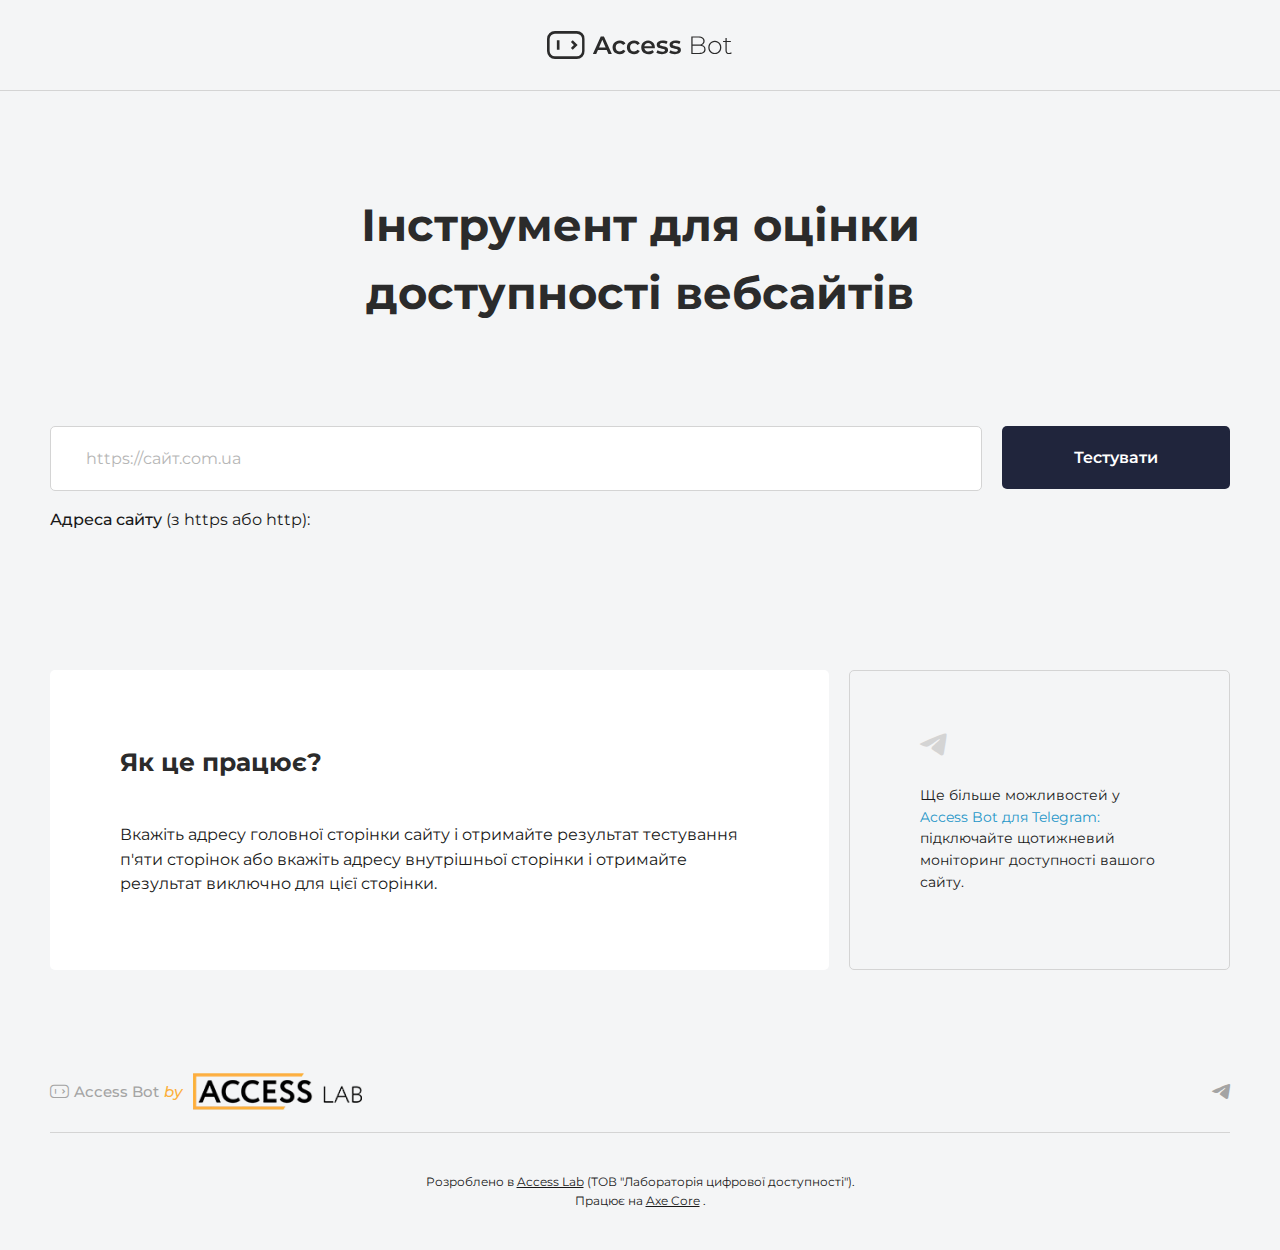
<file: index.html>
<!DOCTYPE html>
<html lang="uk">
<head>
    <meta charset="UTF-8">
    <meta http-equiv="X-UA-Compatible" content="IE=edge">
    <meta name="viewport" content="width=device-width, initial-scale=1.0">
    <link rel="stylesheet" href="css/style.min.css?_v=20230111215200">
    <title></title>
</head>

<body>
  <div class="wrapper">
    <header class="header">
   <div class="header__container">
    <div class="header__logo logo">
      <a class="logo__images" href="#">
         <img class="logo__img" src="img/logo.svg" alt="Логотип Access Bot">
      </a>
    </div>
   </div>
</header>
    <main class="page">
      <section class="page__grade grade-page">
        <div class="grade-page__container">
          <h1 class="grade-page__title">
            Інструмент для оцінки доступності вебсайтів
          </h1>
          <form class="grade-page__form form-grade">
            <div class="form-grade__item item-form-grade">
              <input class="item-form-grade__input" type="url" aria-labelledby="Адреса сайта для оцінки"
                placeholder="https://сайт.com.ua" required>
              <label class="item-form-grade__label">Адреса сайту <span>(з https або http):</span></label>
            </div>
            <button class="form-grade__btn btn" type="submit">Тестувати</button>
          </form>
        </div>
      </section>
      <section class="page__description description">
        <div class="description__container">
          <div class="description__content content-description">
            <div class="content-description__how how-content">
              <h2 class="how-content__title">
                Як це працює?
              </h2>
              <div class="how-content__text">
                Вкажіть адресу головної сторінки сайту і отримайте результат тестування п'яти сторінок або вкажіть
                адресу внутрішньої сторінки і отримайте результат виключно для цієї сторінки.
              </div>
            </div>
            <div class="content-description__bot bot-content">
              <a class="bot-content__link _icon-telegram" href="results.html" aria-labelledby="Telegram Link"><span>Підключити</span></a>
              <div class="bot-content__text text-bot">
                Ще більше можливостей у <a class="text-bot__link" href="#">Access Bot для Telegram:</a> підключайте щотижневий моніторинг
                доступності вашого сайту.
              </div>
            </div>
          </div>
        </div>
      </section>

    </main>
    <footer class="footer">
    <div class="footer__container">
        <div class="footer__content content-footer">
            <div class="content-footer__logo logo-footer">
                <div class="logo-footer__text _icon-logo">Access Bot <span>by</span></div>
                <a class="logo-footer__images-ibg" href="#">
                    <picture><source srcset="img/logo-footer.webp" type="image/webp"><img class="logo-footer__img" src="img/logo-footer.png" alt="Логотип Access Lab"></picture>
                </a>
                <a class="logo-footer__telegram _icon-telegram" href="#" aria-labelledby="Іконка Telegram Link"></a>
            </div>
        </div>
        <div class="footer__copy copy-footer">
            <div class="copy-footer__text">
                <p>
                    Розроблено в <a class="copy-footer__link" href="#">Access Lab</a> (ТОВ "Лабораторія цифрової
                    доступності").
                </p>
                <p>
                    Працює на <a class="copy-footer__link" href="#">Axe Core</a> .
                </p>
            </div>
        </div>
    </div>
</footer>
  </div>
  
  <!-- <script src="https://code.jquery.com/jquery-3.6.0.min.js?_v=20230111215200"
        integrity="sha256-/xUj+3OJU5yExlq6GSYGSHk7tPXikynS7ogEvDej/m4=" crossorigin="anonymous"></script> -->
  <script src="js/app.min.js?_v=20230111215200"></script>
</body>

</html>
</file>
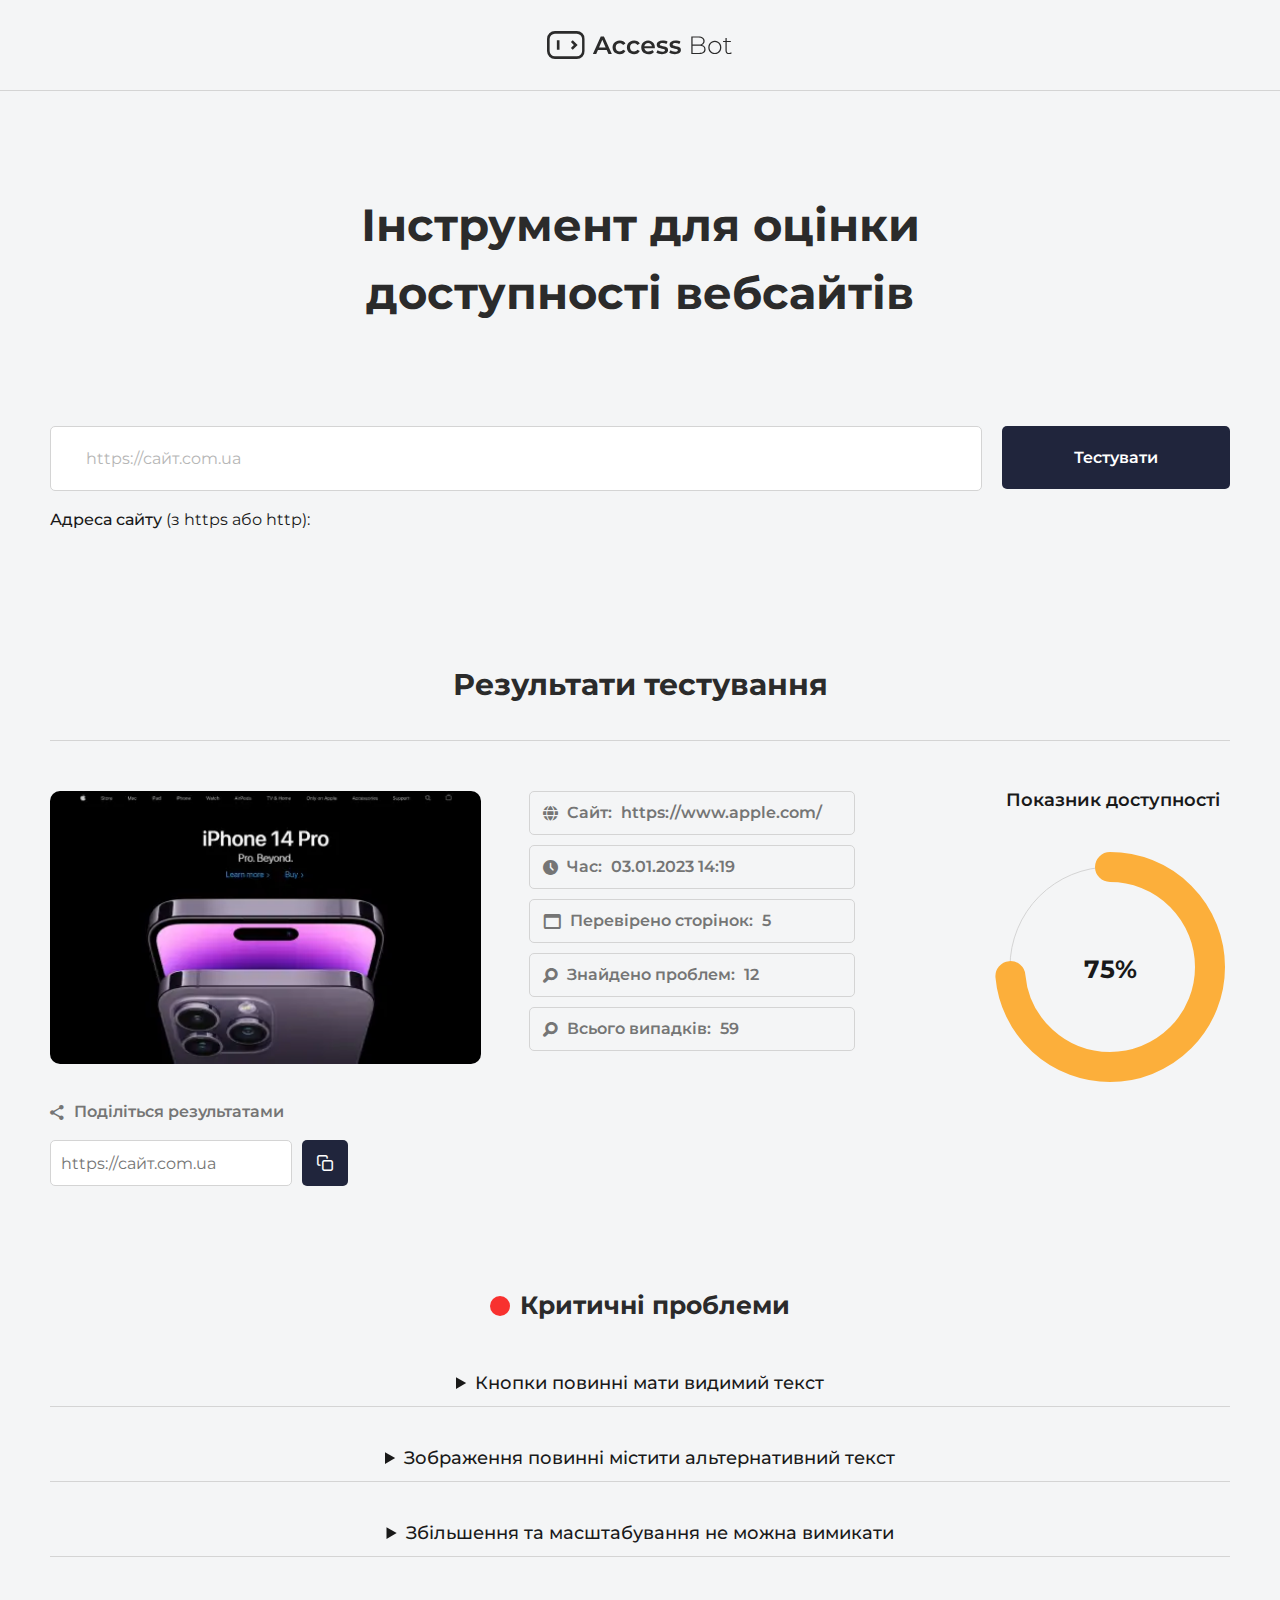
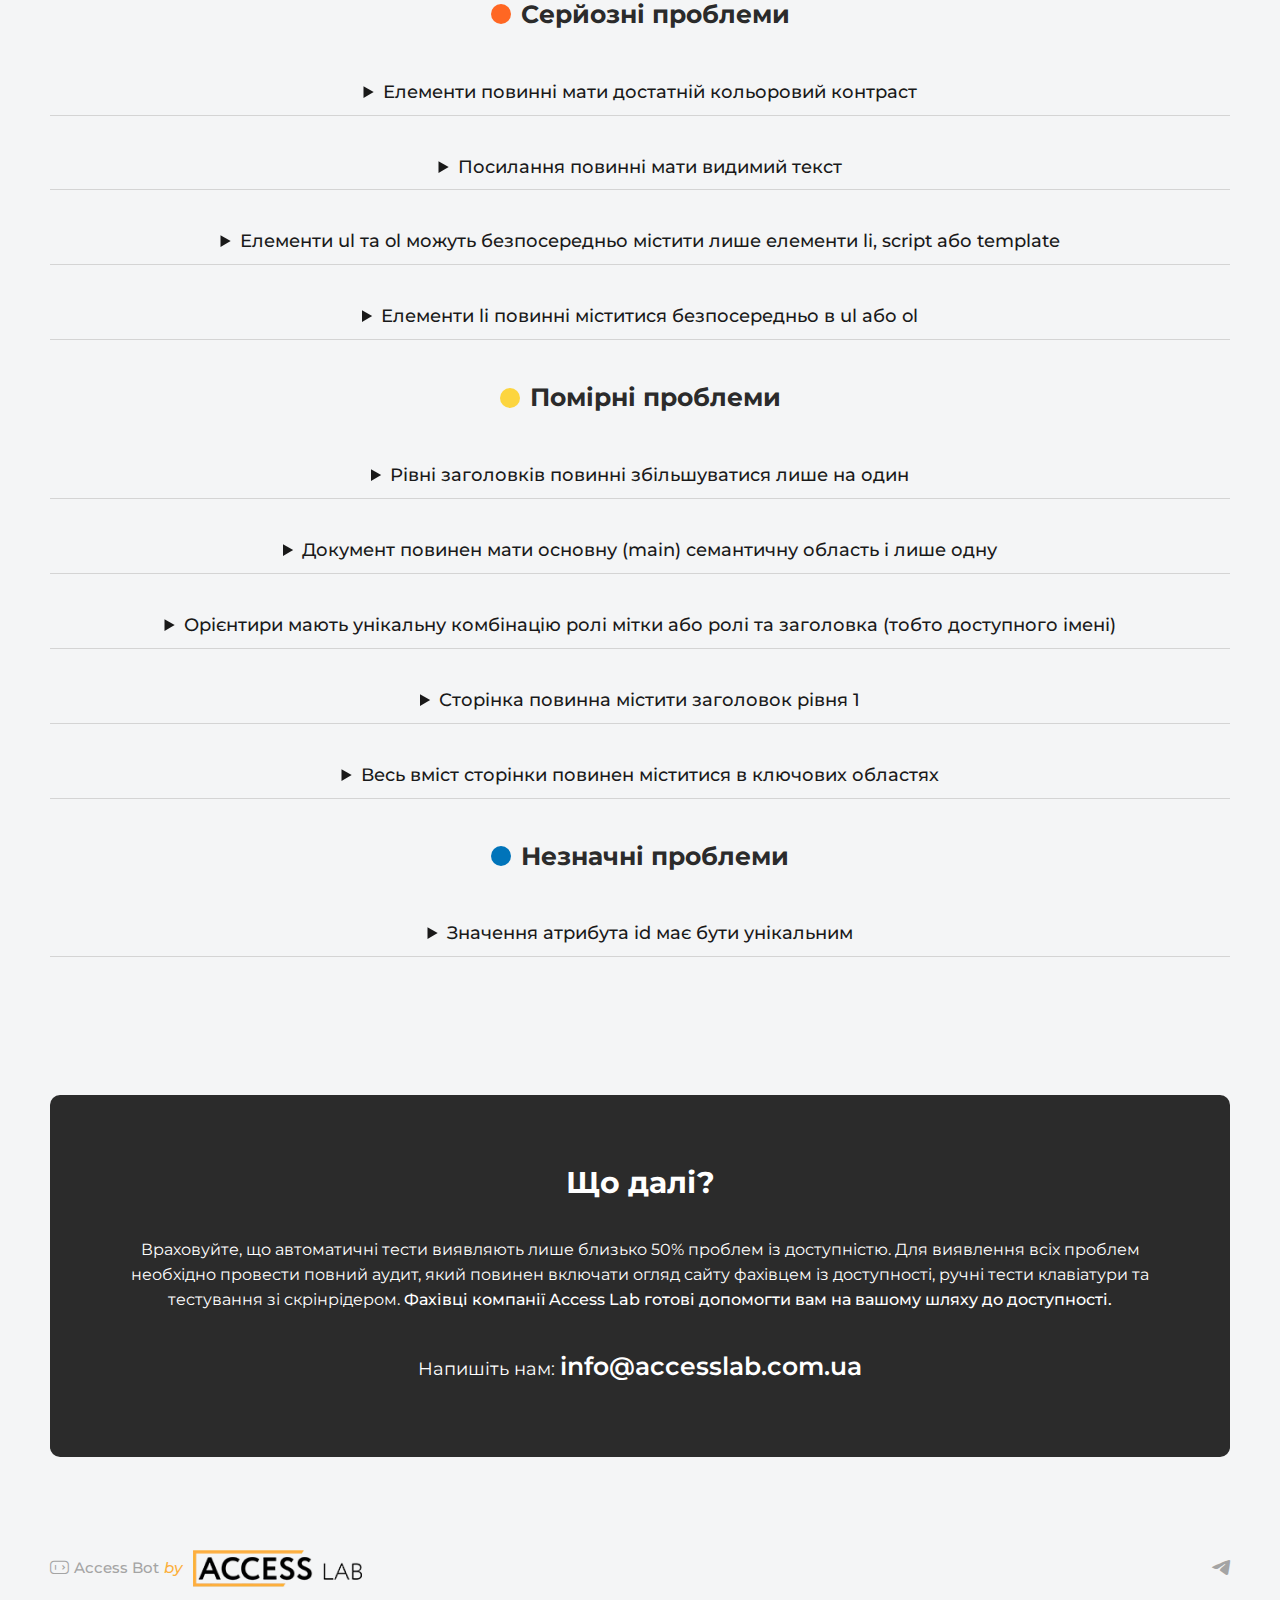
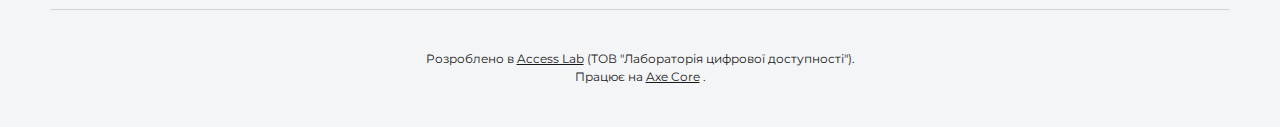
<file: results.html>
<!DOCTYPE html>
<html lang="uk">
<head>
    <meta charset="UTF-8">
    <meta http-equiv="X-UA-Compatible" content="IE=edge">
    <meta name="viewport" content="width=device-width, initial-scale=1.0">
    <link rel="stylesheet" href="css/style.min.css?_v=20230111215200">
    <title></title>
</head>

<body>
  <div class="wrapper">
    <header class="header">
   <div class="header__container">
    <div class="header__logo logo">
      <a class="logo__images" href="#">
         <img class="logo__img" src="img/logo.svg" alt="Логотип Access Bot">
      </a>
    </div>
   </div>
</header>
    <main class="page">
      <section class="page__grade grade-page">
        <div class="grade-page__container">
          <h1 class="grade-page__title">
            Інструмент для оцінки доступності вебсайтів
          </h1>
          <form class="grade-page__form form-grade">
            <div class="form-grade__item item-form-grade">
              <input class="item-form-grade__input" type="url" aria-labelledby="Адреса сайта для оцінки"
                placeholder="https://сайт.com.ua" required>
              <label class="item-form-grade__label">Адреса сайту <span>(з https або http):</span></label>
            </div>
            <button class="form-grade__btn btn" type="submit">Тестувати</button>
          </form>
        </div>
      </section>
      <section class="page__results results">
        <div class="results__container">
          <h2 class="results__title">Результати тестування</h2>
          <div class="results__test test-results">
            <div class="test-results__item item-results">
              <div class="item-results__image-ibg">
                <picture><source srcset="img/image-1.webp" type="image/webp"><img class="item-results__img" src="img/image-1.jpg" alt="Зображення"></picture>
              </div>
              <div class="test-results__share share-results">
                <div class="share-results__label _icon-link">Поділіться результатами</div>
                <form class="share-results__form form-share">
                  <input class="form-share__input" type="url" aria-labelledby="Адреса сайта"
                    placeholder="https://сайт.com.ua" required>
                  <button class="form-share__btn _icon-copy" type="submit"
                    aria-labelledby="Поділіться результатами"></button>
                </form>
              </div>
            </div>
            <div class="test-results__checker checker-results">
              <ul class="checker-results__list">
                <li class="checker-results__item _icon-earth">Сайт: <span>https://www.apple.com/</span></li>
                <li class="checker-results__item _icon-time">Час: <span>03.01.2023 14:19</span></li>
                <li class="checker-results__item _icon-web">Перевірено сторінок: <span>5</span></li>
                <li class="checker-results__item _icon-glass">Знайдено проблем: <span>12</span></li>
                <li class="checker-results__item _icon-glass">Всього випадків: <span>59</span></li>
              </ul>
            </div>
            <div class="test-results__indicator indicator-results">
              <h4 class="indicator-results__title">Показник доступності</h4>
              <div class="indicator-results__circle" aria-label="75%">75%</div>
            </div>
          </div>
        </div>
      </section>
      <section class="page__problem problem">
        <div class="problem__container">
          <div class="problem__item item-problem">
            <h3 class="item-problem__title title_litle title_litle-red">Критичні проблеми</h3>
            <div class="item-problem__violation violation">
              <details class="violation__details">
                <summary class="violation__label">Кнопки повинні мати видимий текст</summary>
                <div class="violation__description">
                  Lorem ipsum dolor sit amet consectetur adipisicing elit. Est voluptatum perspiciatis sequi at,
                  reprehenderit tempore delectus cumque culpa necessitatibus vitae officia dolore illum, ex enim quos
                  rerum iure sint. Recusandae.
                </div>
              </details>
              <details class="violation__details">
                <summary class="violation__label">Зображення повинні містити альтернативний текст</summary>
                <div class="violation__description description-violation">
                  <div class="description-violation__content content-description">
                    <h4 class="content-description__title">Чому це важливо</h4>
                    <p class="content-description__text">
                      Програми зчитування з екрана не мають можливості перекласти зображення в текст, навіть якщо
                      зображення складається лише з тексту. Тому зображення повинні мати короткий описовий altтекст, щоб
                      користувачі програми зчитування з екрана чітко розуміли зміст і призначення зображення.
                    </p>
                    <h4 class="content-description__title">Як вирішити проблему</h4>
                    <p class="content-description__text">
                      Переконайтеся, що всі інформаційні img-елементи мають короткий описовий альтернативний текст, а
                      всі декоративні img-елементи мають порожні атрибути alt (приклад: alt="").
                    </p>
                  </div>
                  <div class="description-violation__box">
                    <table class="description-violation__table">
                      <tbody class="description-violation__tbody">
                        <tr class="description-violation__tr">
                          <th class="description-violation__th description-violation__th_num">№</th>
                          <th class="description-violation__th">Сторінка</th>
                          <th class="description-violation__th">Селектор</th>
                          <th class="description-violation__th">HTML</th>
                          <th class="description-violation__th">Подробиці</th>
                        </tr>
                        <tr class="description-violation__tr">
                          <td class="description-violation__td">1</td>
                          <td class="description-violation__td">
                            <ul class="description-violation__list">
                              <li class="description-violation__item">https://ain.ua/tag/kryptovaliuty/</li>
                              <li class="description-violation__item">https://ain.ua/tag/vijna/</li>
                            </ul>
                          </td>
                          <td class="description-violation__td">
                            <code>
                              img[width="\31 "]:nth-child(6)
                            </code>
                          </td>
                          <td class="description-violation__td">
                            <code>
                              img width="1" height="1" src="https://inv-nets.admixer.net/ev_prebid.aspx?cc=UA&amp;am-uid=c70287fb22ea4615baff50c58bd569a5&amp;zone=8A66D0C7-66B7-44DE-97B4-329D4A08894E&amp;device=25&amp;rule=EBBE562ABAD9-46EE-8FFAFA0B33593B04&amp;requestId=042938d8-9d7a-4d29-99d3-9e7eec7
                           </code>
                          </td>
                          <td class="description-violation__td">
                            <p>
                              Елемент не має атрибута alt.
                            </p>
                          </td>
                        </tr>
                        <tr class="description-violation__tr">
                          <td class="description-violation__td">2</td>
                          <td class="description-violation__td">
                            <ul class="description-violation__list">
                              <li class="description-violation__item">https://ain.ua/tag/kryptovaliuty/</li>
                              <li class="description-violation__item">https://ain.ua/tag/vijna/</li>
                            </ul>
                          </td>
                          <td class="description-violation__td">
                            <code>
                              img[width="\31 "]:nth-child(6)
                            </code>
                          </td>
                          <td class="description-violation__td">
                            <code>
                              img width="1" height="1" src="https://inv-nets.admixer.net/ev_prebid.aspx?cc=UA&amp;am-uid=c70287fb22ea4615baff50c58bd569a5&amp;zone=8A66D0C7-66B7-44DE-97B4-329D4A08894E&amp;device=25&amp;rule=EBBE562ABAD9-46EE-8FFAFA0B33593B04&amp;requestId=042938d8-9d7a-4d29-99d3-9e7eec7
                           </code>
                          </td>
                          <td class="description-violation__td">
                            <p>
                              Елемент не має атрибута alt.
                            </p>
                          </td>
                        </tr>
                        <tr class="description-violation__tr">
                          <td class="description-violation__td">3</td>
                          <td class="description-violation__td">
                            <ul class="description-violation__list">
                              <li class="description-violation__item">https://ain.ua/tag/kryptovaliuty/</li>
                              <li class="description-violation__item">https://ain.ua/tag/vijna/</li>
                            </ul>
                          </td>
                          <td class="description-violation__td">
                            <code>
                              img[width="\31 "]:nth-child(6)
                            </code>
                          </td>
                          <td class="description-violation__td">
                            <code>
                              img width="1" height="1" src="https://inv-nets.admixer.net/ev_prebid.aspx?cc=UA&amp;am-uid=c70287fb22ea4615baff50c58bd569a5&amp;zone=8A66D0C7-66B7-44DE-97B4-329D4A08894E&amp;device=25&amp;rule=EBBE562ABAD9-46EE-8FFAFA0B33593B04&amp;requestId=042938d8-9d7a-4d29-99d3-9e7eec7
                           </code>
                          </td>
                          <td class="description-violation__td">
                            <p>
                              Елемент не має атрибута alt.
                            </p>
                          </td>
                        </tr>
                        <tr class="description-violation__tr">
                          <td class="description-violation__td">4</td>
                          <td class="description-violation__td">
                            <ul class="description-violation__list">
                              <li class="description-violation__item">https://ain.ua/tag/kryptovaliuty/</li>
                              <li class="description-violation__item">https://ain.ua/tag/vijna/</li>
                            </ul>
                          </td>
                          <td class="description-violation__td">
                            <code>
                              img[width="\31 "]:nth-child(6)
                            </code>
                          </td>
                          <td class="description-violation__td">
                            <code>
                              img width="1" height="1" src="https://inv-nets.admixer.net/ev_prebid.aspx?cc=UA&amp;am-uid=c70287fb22ea4615baff50c58bd569a5&amp;zone=8A66D0C7-66B7-44DE-97B4-329D4A08894E&amp;device=25&amp;rule=EBBE562ABAD9-46EE-8FFAFA0B33593B04&amp;requestId=042938d8-9d7a-4d29-99d3-9e7eec7
                           </code>
                          </td>
                          <td class="description-violation__td">
                            <p>
                              Елемент не має атрибута alt.
                            </p>
                          </td>
                        </tr>
                      </tbody>
                    </table>
                  </div>
                </div>
              </details>
              <details class="violation__details">
                <summary class="violation__label">Збільшення та масштабування не можна вимикати</summary>
                <div class="violation__description">
                  Lorem ipsum dolor sit amet consectetur adipisicing elit. Est voluptatum perspiciatis sequi at,
                  reprehenderit tempore delectus cumque culpa necessitatibus vitae officia dolore illum, ex enim quos
                  rerum iure sint. Recusandae.
                </div>
              </details>
            </div>
          </div>
          <div class="problem__item item-problem">
            <h3 class="item-problem__title title_litle title_litle-orange">Серйозні проблеми</h3>
            <div class="item-problem__violation violation">
              <details class="violation__details">
                <summary class="violation__label">Елементи повинні мати достатній кольоровий контраст</summary>
                <div class="violation__description">
                  Lorem ipsum dolor sit amet consectetur adipisicing elit. Est voluptatum perspiciatis sequi at,
                  reprehenderit tempore delectus cumque culpa necessitatibus vitae officia dolore illum, ex enim quos
                  rerum iure sint. Recusandae.
                </div>
              </details>
              <details class="violation__details">
                <summary class="violation__label">Посилання повинні мати видимий текст</summary>
                <div class="violation__description">
                  Lorem ipsum dolor sit amet consectetur adipisicing elit. Est voluptatum perspiciatis sequi at,
                  reprehenderit tempore delectus cumque culpa necessitatibus vitae officia dolore illum, ex enim quos
                  rerum iure sint. Recusandae.
                </div>
              </details>
              <details class="violation__details">
                <summary class="violation__label">
                  Елементи ul та ol можуть безпосередньо містити лише елементи li, script або template
                </summary>
                <div class="violation__description">
                  Lorem ipsum dolor sit amet consectetur adipisicing elit. Est voluptatum perspiciatis sequi at,
                  reprehenderit tempore delectus cumque culpa necessitatibus vitae officia dolore illum, ex enim quos
                  rerum iure sint. Recusandae.
                </div>
              </details>
              <details class="violation__details">
                <summary class="violation__label">
                  Елементи li повинні міститися безпосередньо в ul або ol
                </summary>
                <div class="violation__description">
                  Lorem ipsum dolor sit amet consectetur adipisicing elit. Est voluptatum perspiciatis sequi at,
                  reprehenderit tempore delectus cumque culpa necessitatibus vitae officia dolore illum, ex enim quos
                  rerum iure sint. Recusandae.
                </div>
              </details>
            </div>
          </div>
          <div class="problem__item item-problem">
            <h3 class="item-problem__title title_litle title_litle-yellow">Помірні проблеми</h3>
            <div class="item-problem__violation violation">
              <details class="violation__details">
                <summary class="violation__label">Рівні заголовків повинні збільшуватися лише на один</summary>
                <div class="violation__description">
                  Lorem ipsum dolor sit amet consectetur adipisicing elit. Est voluptatum perspiciatis sequi at,
                  reprehenderit tempore delectus cumque culpa necessitatibus vitae officia dolore illum, ex enim quos
                  rerum iure sint. Recusandae.
                </div>
              </details>
              <details class="violation__details">
                <summary class="violation__label">Документ повинен мати основну (main) семантичну область і лише одну
                </summary>
                <div class="violation__description">
                  Lorem ipsum dolor sit amet consectetur adipisicing elit. Est voluptatum perspiciatis sequi at,
                  reprehenderit tempore delectus cumque culpa necessitatibus vitae officia dolore illum, ex enim quos
                  rerum iure sint. Recusandae.
                </div>
              </details>
              <details class="violation__details">
                <summary class="violation__label">
                  Орієнтири мають унікальну комбінацію ролі мітки або ролі та заголовка (тобто доступного імені)
                </summary>
                <div class="violation__description">
                  Lorem ipsum dolor sit amet consectetur adipisicing elit. Est voluptatum perspiciatis sequi at,
                  reprehenderit tempore delectus cumque culpa necessitatibus vitae officia dolore illum, ex enim quos
                  rerum iure sint. Recusandae.
                </div>
              </details>
              <details class="violation__details">
                <summary class="violation__label">
                  Сторінка повинна містити заголовок рівня 1
                </summary>
                <div class="violation__description">
                  Lorem ipsum dolor sit amet consectetur adipisicing elit. Est voluptatum perspiciatis sequi at,
                  reprehenderit tempore delectus cumque culpa necessitatibus vitae officia dolore illum, ex enim quos
                  rerum iure sint. Recusandae.
                </div>
              </details>
              <details class="violation__details">
                <summary class="violation__label">
                  Весь вміст сторінки повинен міститися в ключових областях
                </summary>
                <div class="violation__description">
                  Lorem ipsum dolor sit amet consectetur adipisicing elit. Est voluptatum perspiciatis sequi at,
                  reprehenderit tempore delectus cumque culpa necessitatibus vitae officia dolore illum, ex enim quos
                  rerum iure sint. Recusandae.
                </div>
              </details>
            </div>
          </div>
          <div class="problem__item item-problem">
            <h3 class="item-problem__title title_litle title_litle-blue">Незначні проблеми</h3>
            <div class="item-problem__violation violation">
              <details class="violation__details">
                <summary class="violation__label">Значення атрибута id має бути унікальним</summary>
                <div class="violation__description">
                  Lorem ipsum dolor sit amet consectetur adipisicing elit. Est voluptatum perspiciatis sequi at,
                  reprehenderit tempore delectus cumque culpa necessitatibus vitae officia dolore illum, ex enim quos
                  rerum iure sint. Recusandae.
                </div>
              </details>

            </div>
          </div>
        </div>
      </section>
      <section class="page__next next">
        <div class="next__container">
          <div class="next__content content-next">
            <h2 class="content-next__title">Що далі?</h2>
            <div class="content-next__text">
              <p>
                Враховуйте, що автоматичні тести виявляють лише близько 50% проблем із доступністю. Для виявлення всіх
                проблем необхідно провести повний аудит, який повинен включати огляд сайту фахівцем із доступності,
                ручні тести клавіатури та тестування зі скрінрідером. <span>Фахівці компанії Access Lab готові
                  допомогти вам на вашому шляху до доступності.</span>
              </p>
            </div>
            <div class="content-next__email">Напишіть нам: <a class="content-next__email_link"
                href="mailto:info@accesslab.com.ua">info@accesslab.com.ua</a></div>
          </div>
        </div>
      </section>
    </main>
    <footer class="footer">
    <div class="footer__container">
        <div class="footer__content content-footer">
            <div class="content-footer__logo logo-footer">
                <div class="logo-footer__text _icon-logo">Access Bot <span>by</span></div>
                <a class="logo-footer__images-ibg" href="#">
                    <picture><source srcset="img/logo-footer.webp" type="image/webp"><img class="logo-footer__img" src="img/logo-footer.png" alt="Логотип Access Lab"></picture>
                </a>
                <a class="logo-footer__telegram _icon-telegram" href="#" aria-labelledby="Іконка Telegram Link"></a>
            </div>
        </div>
        <div class="footer__copy copy-footer">
            <div class="copy-footer__text">
                <p>
                    Розроблено в <a class="copy-footer__link" href="#">Access Lab</a> (ТОВ "Лабораторія цифрової
                    доступності").
                </p>
                <p>
                    Працює на <a class="copy-footer__link" href="#">Axe Core</a> .
                </p>
            </div>
        </div>
    </div>
</footer>
  </div>
  
  <!-- <script src="https://code.jquery.com/jquery-3.6.0.min.js?_v=20230111215200"
        integrity="sha256-/xUj+3OJU5yExlq6GSYGSHk7tPXikynS7ogEvDej/m4=" crossorigin="anonymous"></script> -->
  <script src="js/app.min.js?_v=20230111215200"></script>
</body>

</html>
</file>
<file: css/style.min.css>
@import url(https://fonts.googleapis.com/css?family=Montserrat:300,regular,500,600,700,500italic&display=swap);@font-face{font-family:icons;font-display:swap;src:url(../fonts/icons.woff2) format("woff2"),url(../fonts/icons.woff) format("woff");font-weight:400;font-style:normal}[class*=_icon-]::before{font-family:icons;font-style:normal;font-weight:400;font-variant:normal;text-transform:none;line-height:1;-webkit-font-smoothing:antialiased;-moz-osx-font-smoothing:grayscale}[class*=_icon-]::before{display:block}._icon-arrow:before{content:"\e900"}._icon-copy:before{content:"\e901"}._icon-earth:before{content:"\e902"}._icon-glass:before{content:"\e903"}._icon-link:before{content:"\e904"}._icon-logo:before{content:"\e905"}._icon-telegram:before{content:"\e906"}._icon-time:before{content:"\e907"}._icon-web:before{content:"\e908"}*,::after,::before{padding:0;margin:0;border:0;-webkit-box-sizing:border-box;box-sizing:border-box}a{text-decoration:none;color:inherit}li,ol,ul{list-style:none}img{vertical-align:top}h1,h2,h3,h4,h5,h6{font-weight:inherit;font-size:inherit}input,select,textarea{font:inherit}button{padding:0;border:none;font:inherit;color:inherit;background-color:transparent;cursor:pointer}html{height:100%}body{font-family:Montserrat;font-size:1rem;height:100%;background-color:#f4f5f6;color:#191919}body._lock{overflow:hidden;-ms-touch-action:none;touch-action:none;-ms-scroll-chaining:none;overscroll-behavior:none}.no-scroll{overflow:hidden;-ms-touch-action:none;touch-action:none}.slider__box{min-height:0;min-width:0}.wrapper{min-height:100%;display:-webkit-box;display:-ms-flexbox;display:flex;-webkit-box-orient:vertical;-webkit-box-direction:normal;-ms-flex-direction:column;flex-direction:column;overflow:hidden}.wrapper>main{-webkit-box-flex:1;-ms-flex:1 1 auto;flex:1 1 auto}.wrapper>*{min-width:0}[class*=__container]{max-width:75.625rem;margin:0 auto;padding:0 .9375rem}[class*=-ibg]{position:relative}[class*=-ibg] img{position:absolute;width:100%;height:100%;top:0;left:0;-o-object-fit:cover;object-fit:cover}[class*=-ibg_contain] img{-o-object-fit:contain;object-fit:contain}.page__description{margin-bottom:6.25rem}.page__results{margin-bottom:100px}.page__problem{margin-bottom:6.25rem}.page__next{margin-bottom:5.625rem}.indicator-results__circle{display:inline-block;position:relative}.indicator-results__circle::before{content:attr(aria-label);position:absolute;font-weight:700;font-size:1.5625rem;line-height:155.9%;top:50%;left:50%;-webkit-transform:translate(-50%,-50%);-ms-transform:translate(-50%,-50%);transform:translate(-50%,-50%)}circle{fill:transparent;stroke:#d4d4d4;stroke-width:1;stroke-dasharray:628px 628px}circle:nth-child(2n){fill:transparent;stroke:#fcaf3b;stroke-width:30;stroke-linecap:round}.title_litle{display:inline-block;position:relative;padding:0 0 0 1.875rem;font-weight:700;font-size:25px;line-height:155.9%;color:#2b2b2b}.title_litle:not(:last-child){margin-bottom:1.8em}.title_litle::before{content:"";position:absolute;width:20px;height:20px;top:50%;left:0;-webkit-transform:translate(0,-50%);-ms-transform:translate(0,-50%);transform:translate(0,-50%);border-radius:50%}.title_litle-red::before{background-color:#f8312f}.title_litle-orange::before{background-color:#ff6723}.title_litle-yellow::before{background-color:#fcd53f}.title_litle-blue::before{background-color:#0074ba}.btn{height:63px;font-weight:600;line-height:1.25;color:#fff;background-color:#20253c;border-radius:5px;padding:.625rem 4.5rem}.header{padding-top:30px;padding-bottom:30px;border-bottom:.0625rem solid #d4d4d4}.header__logo{display:-webkit-box;display:-ms-flexbox;display:flex;-webkit-box-align:center;-ms-flex-align:center;align-items:center;-webkit-box-pack:center;-ms-flex-pack:center;justify-content:center}.footer__content{padding-bottom:1.25rem;border-bottom:.0625rem solid #d4d4d4}.footer__copy{padding:2.5rem 0}.content-footer__logo{display:-webkit-box;display:-ms-flexbox;display:flex;-webkit-box-align:center;-ms-flex-align:center;align-items:center;gap:.6875rem}.content-footer__logo::before{-webkit-box-orient:vertical;-webkit-box-direction:reverse;-ms-flex-direction:column-reverse;flex-direction:column-reverse}.logo-footer__text{display:-webkit-box;display:-ms-flexbox;display:flex;-webkit-box-align:center;-ms-flex-align:center;align-items:center;gap:.3125rem;font-weight:500;font-size:15px;line-height:1.2666666667;color:#a4a4a4}.logo-footer__text span{font-style:italic;color:#fcaf3b}.logo-footer__images-ibg{width:169px;padding-bottom:42px}.logo-footer__telegram{display:block;margin-left:auto}.logo-footer__telegram::before{font-size:.9375rem;color:#a4a4a4}.copy-footer__text{text-align:center;font-weight:400;font-size:12px;line-height:155.9%}.copy-footer__link{text-decoration:underline}.grade-page__title{max-width:50rem;font-weight:700;font-size:45px;line-height:150%;text-align:center;color:#2b2b2b;padding:6.25rem 0;margin:0 auto}.grade-page__form{margin-bottom:8.75rem}.form-grade__item{-webkit-box-flex:1;-ms-flex:1 1 100%;flex:1 1 100%;display:-webkit-box;display:-ms-flexbox;display:flex;-webkit-box-orient:vertical;-webkit-box-direction:normal;-ms-flex-direction:column;flex-direction:column}.item-form-grade__input{height:65px;border:.0625rem solid #d4d4d4;border-radius:.3125rem;padding-top:.625rem;padding-bottom:.625rem;padding-left:35px;padding-right:35px}.item-form-grade__input:not(:last-child){margin-bottom:1.1875rem}.item-form-grade__input::-webkit-input-placeholder{font-weight:400;line-height:1.25;color:#b6b6b6}.item-form-grade__input::-moz-placeholder{font-weight:400;line-height:1.25;color:#b6b6b6}.item-form-grade__input:-ms-input-placeholder{font-weight:400;line-height:1.25;color:#b6b6b6}.item-form-grade__input::-ms-input-placeholder{font-weight:400;line-height:1.25;color:#b6b6b6}.item-form-grade__input::placeholder{font-weight:400;line-height:1.25;color:#b6b6b6}.item-form-grade__label{font-weight:500;font-size:16px;line-height:1.25}.item-form-grade__label span{font-weight:400}.description__content{display:-ms-grid;display:grid;-ms-grid-columns:66% 1fr;grid-template-columns:66% 1fr;gap:1.25rem}.content-description__how{padding-top:4.5625rem;padding-bottom:4.5625rem;padding-left:70px;padding-right:70px;background-color:#fff;border-radius:.3125rem}.content-description__bot{font-size:16px;padding-top:3.875rem;padding-bottom:3.875rem;padding-left:70px;padding-right:70px;border:.0625rem solid #d4d4d4;border-radius:.3125rem}.how-content__title{font-weight:700;font-size:1.5625rem;line-height:155.9%;color:#2b2b2b}.how-content__title:not(:last-child){margin-bottom:1.64em}.how-content__text{font-weight:400;line-height:155.9%}.bot-content__link{display:block;margin-bottom:1.875rem}.bot-content__link::before{font-size:1.375rem;color:#d4d4d4}.bot-content__link span{font-weight:600;font-size:.875rem;line-height:155.9%}.bot-content__text{font-weight:400;font-size:.875rem;line-height:155.9%}.text-bot__link{display:block;color:#1e96c8}.results__title{font-weight:700;font-size:30px;line-height:100%;color:#2b2b2b;text-align:center}.results__title:not(:last-child){margin-bottom:1.3333333333em}.results__test{display:-webkit-box;display:-ms-flexbox;display:flex;-webkit-box-orient:vertical;-webkit-box-direction:normal;-ms-flex-direction:column;flex-direction:column;-webkit-box-align:center;-ms-flex-align:center;align-items:center;-webkit-box-pack:center;-ms-flex-pack:center;justify-content:center;gap:3.125rem;padding-top:50px;border-top:.0625rem solid #d4d4d4}.test-results__indicator{text-align:right}.item-results__image-ibg{padding-bottom:63.488372093%}.item-results__image-ibg:not(:last-child){margin-bottom:2.5rem}.item-results__img{border-radius:.625rem}.share-results__label{display:-webkit-box;display:-ms-flexbox;display:flex;-webkit-box-align:center;-ms-flex-align:center;align-items:center;gap:.625rem;font-weight:600;line-height:100%;color:#757575}.share-results__label::before{font-size:.9375rem}.share-results__label:not(:last-child){margin-bottom:1.25em}.share-results__form{display:-webkit-box;display:-ms-flexbox;display:flex;-webkit-box-align:center;-ms-flex-align:center;align-items:center;gap:.625rem}.form-share__input{max-width:23.375rem;height:2.875rem;padding:0 .625rem;border:.0625rem solid #d4d4d4;border-radius:.3125rem}.form-share__btn{width:2.875rem;height:2.875rem;background-color:#20253c;border-radius:.3125rem}.form-share__btn::before{color:#fff}.checker-results__item{display:-webkit-box;display:-ms-flexbox;display:flex;-webkit-box-align:center;-ms-flex-align:center;align-items:center;gap:.5625rem;padding:.8125rem;border:.0625rem solid #d4d4d4;border-radius:.3125rem;font-weight:600;line-height:100%;color:#757575}.checker-results__item::before{font-size:.9375rem}.checker-results__item:not(:last-child){margin-bottom:.625rem}.indicator-results__title{font-weight:600;font-size:1.125rem;line-height:100%;padding-right:.625rem}.indicator-results__title:not(:last-child){margin-bottom:2.1111111111em}.problem__item{text-align:center}.violation__label{font-weight:500;font-size:1.125rem;line-height:155.9%;padding-bottom:.5rem;border-bottom:.0625rem solid #d4d4d4;cursor:pointer}.violation__label:not(:last-child){margin-bottom:2.1111111111em}.violation__description{margin:0 0 1.875rem 0}.description-violation__content{padding:0 0 1.875rem 0;text-align:center}.description-violation__box{overflow:auto}.description-violation__table{width:1180px;border:.0625rem solid #d4d4d4;border-collapse:collapse}.description-violation__th{width:280px;border:.0625rem solid #d4d4d4;padding:1.1875rem .3125rem;text-align:center}.description-violation__th_num{width:60px}.description-violation__td{padding:.625rem;border:.0625rem solid #d4d4d4;text-align:center}.description-violation__td code{font-weight:300;font-size:.8125rem;line-height:112%}.description-violation__td p{font-weight:300;font-size:.8125rem;line-height:100%}.description-violation__item{font-weight:400;font-size:.875rem;line-height:166%}.content-description__title{font-weight:500;line-height:155.9%}.content-description__title:not(:last-child){margin-bottom:.5em}.content-description__text{font-weight:400;font-size:.875rem;line-height:155.9%}.content-description__text:not(:last-child){margin-bottom:2.1428571429em}.next__content{padding-top:4.5625rem;padding-bottom:4.5625rem;padding-left:73px;padding-right:73px;background-color:#2b2b2b;border-radius:.625rem;text-align:center;color:#fff}.content-next__title{font-weight:700;font-size:1.875rem;line-height:100%}.content-next__title:not(:last-child){margin-bottom:1.3333333333em}.content-next__text{font-weight:400;line-height:155.9%;font-size:16px}.content-next__text span{font-weight:500}.content-next__text:not(:last-child){margin-bottom:2.5em}.content-next__email{font-weight:400;font-size:18px;line-height:155.9%}.content-next__email_link{font-weight:600;font-size:25px}@media (min-width:47.99875em){.grade-page__form{display:-ms-grid;display:grid;-ms-grid-columns:79% 1fr;grid-template-columns:79% 1fr;gap:1.25rem}}@media (min-width:61.99875em){.bot-content__link span{display:none}.results__test{display:-ms-grid;display:grid;-ms-grid-columns:36.5% 1fr 1fr;grid-template-columns:36.5% 1fr 1fr;gap:calc(15px + 55 * ((100vw - 320px)/ 1600));-webkit-box-align:start;-ms-flex-align:start;align-items:flex-start}}@media (max-width:1180px){.page__results{margin-bottom:calc(50px + 50 * ((100vw - 320px)/ 860))}.title_litle{font-size:calc(23px + 2 * ((100vw - 320px)/ 860))}.btn{height:calc(55px + 8 * ((100vw - 320px)/ 860))}.header{padding-top:calc(16px + 14 * ((100vw - 320px)/ 860))}.header{padding-bottom:calc(16px + 14 * ((100vw - 320px)/ 860))}.logo-footer__text{font-size:calc(11px + 4 * ((100vw - 320px)/ 860))}.logo-footer__images-ibg{width:calc(125px + 44 * ((100vw - 320px)/ 860))}.logo-footer__images-ibg{padding-bottom:calc(31px + 11 * ((100vw - 320px)/ 860))}.copy-footer__text{font-size:calc(9px + 3 * ((100vw - 320px)/ 860))}.grade-page__title{font-size:calc(30px + 15 * ((100vw - 320px)/ 860))}.item-form-grade__input{height:calc(55px + 10 * ((100vw - 320px)/ 860))}.item-form-grade__input{padding-left:calc(25px + 10 * ((100vw - 320px)/ 860))}.item-form-grade__input{padding-right:calc(15px + 20 * ((100vw - 320px)/ 860))}.item-form-grade__label{font-size:calc(14px + 2 * ((100vw - 320px)/ 860))}.content-description__how{padding-left:calc(25px + 45 * ((100vw - 320px)/ 860))}.content-description__how{padding-right:calc(25px + 45 * ((100vw - 320px)/ 860))}.content-description__bot{font-size:calc(14px + 2 * ((100vw - 320px)/ 860))}.content-description__bot{padding-left:calc(45px + 25 * ((100vw - 320px)/ 860))}.content-description__bot{padding-right:calc(45px + 25 * ((100vw - 320px)/ 860))}.results__title{font-size:calc(25px + 5 * ((100vw - 320px)/ 860))}.results__test{padding-top:calc(45px + 5 * ((100vw - 320px)/ 860))}.next__content{padding-left:calc(15px + 58 * ((100vw - 320px)/ 860))}.next__content{padding-right:calc(15px + 58 * ((100vw - 320px)/ 860))}.content-next__text{font-size:calc(15px + 1 * ((100vw - 320px)/ 860))}.content-next__email_link{font-size:calc(20px + 5 * ((100vw - 320px)/ 860))}}@media (max-width:61.99875em){.description__content{-ms-grid-columns:1fr;grid-template-columns:1fr;text-align:center}.content-description__bot{display:-webkit-box;display:-ms-flexbox;display:flex;-webkit-box-orient:vertical;-webkit-box-direction:normal;-ms-flex-direction:column;flex-direction:column}.bot-content__link::before{color:#fff}.bot-content__link{display:-webkit-box;display:-ms-flexbox;display:flex;-webkit-box-align:center;-ms-flex-align:center;align-items:center;-webkit-box-pack:center;-ms-flex-pack:center;justify-content:center;gap:.6875rem;padding:.75rem}.bot-content__link{-webkit-box-ordinal-group:3;-ms-flex-order:2;order:2;margin-bottom:0;background-color:#1e96c8;color:#fff;border-radius:5px}.bot-content__text{margin-bottom:1.875rem}}@media (max-width:47.99875em){.btn{width:100%}.form-grade__item{-webkit-box-orient:vertical;-webkit-box-direction:reverse;-ms-flex-direction:column-reverse;flex-direction:column-reverse;gap:1.125rem}.violation__details{text-align:left}}@media (any-hover:hover){.text-bot__link:hover{text-decoration:underline}}
</file>
